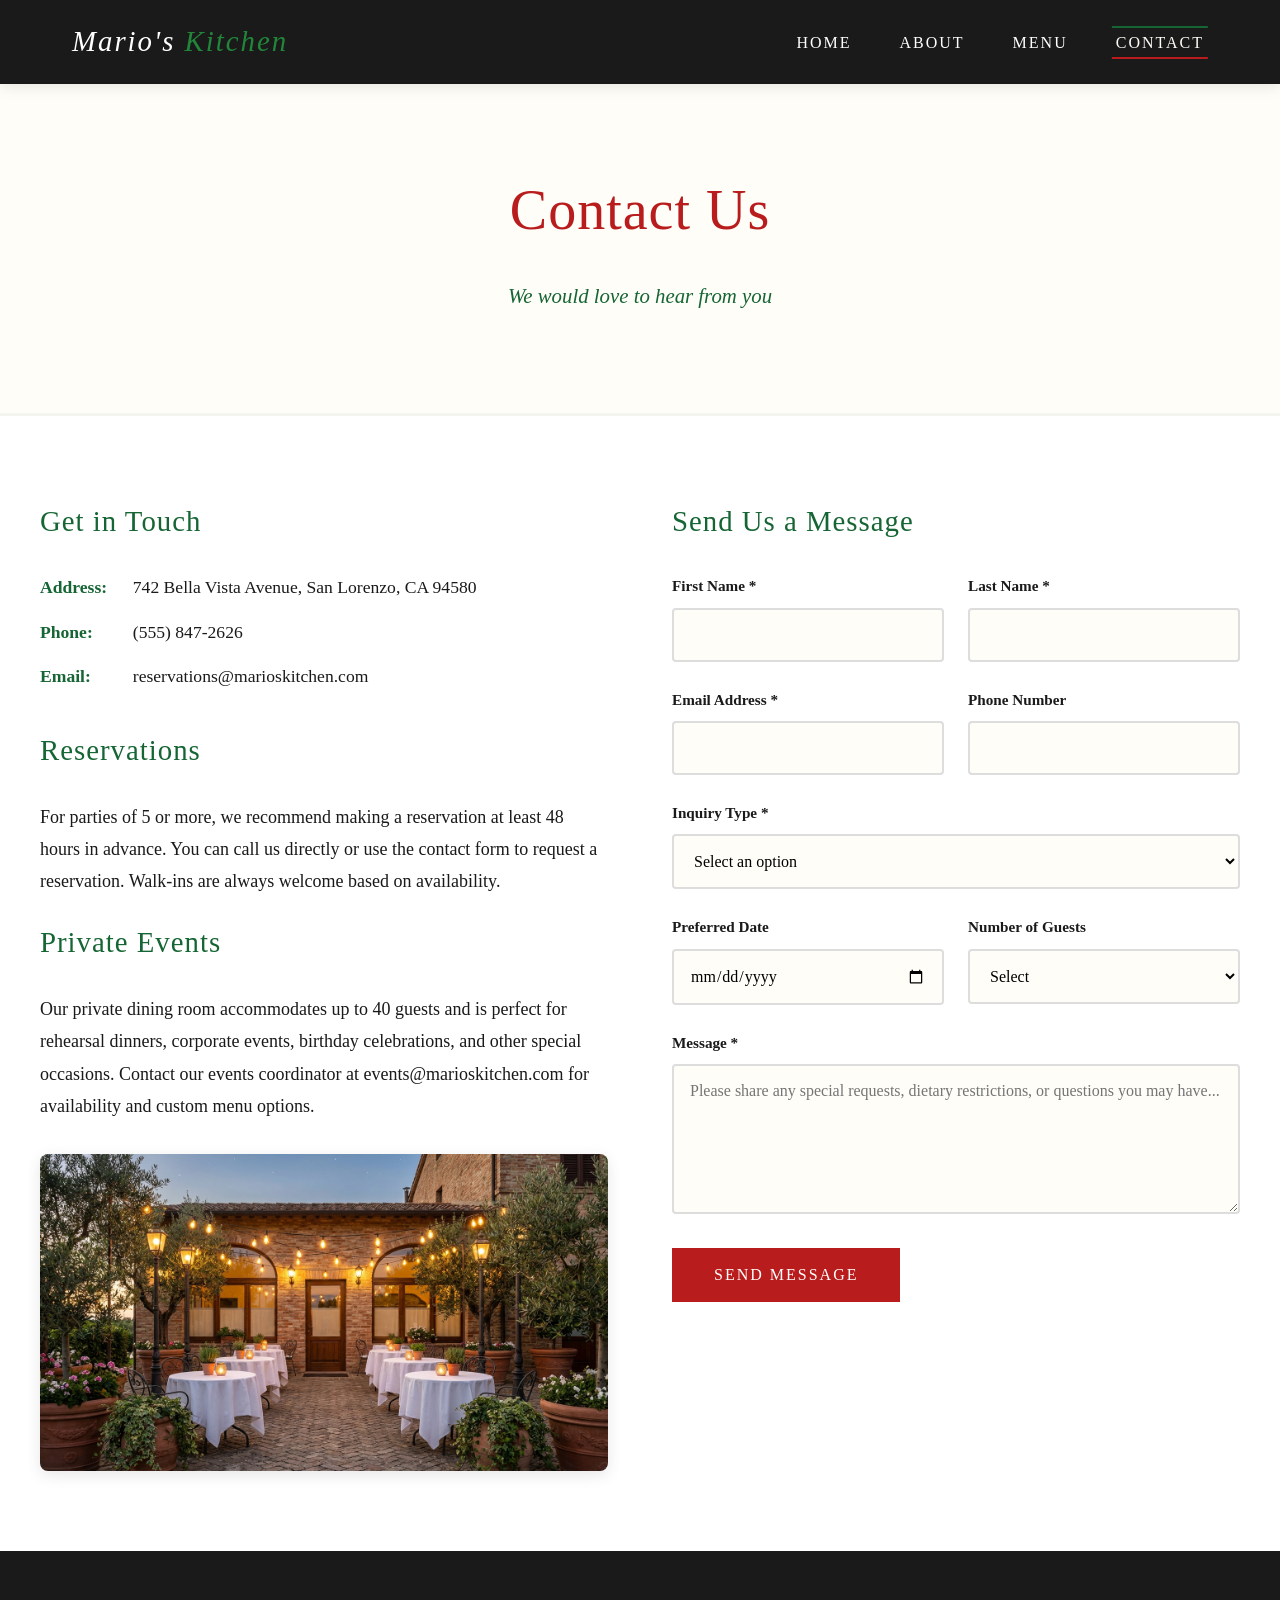
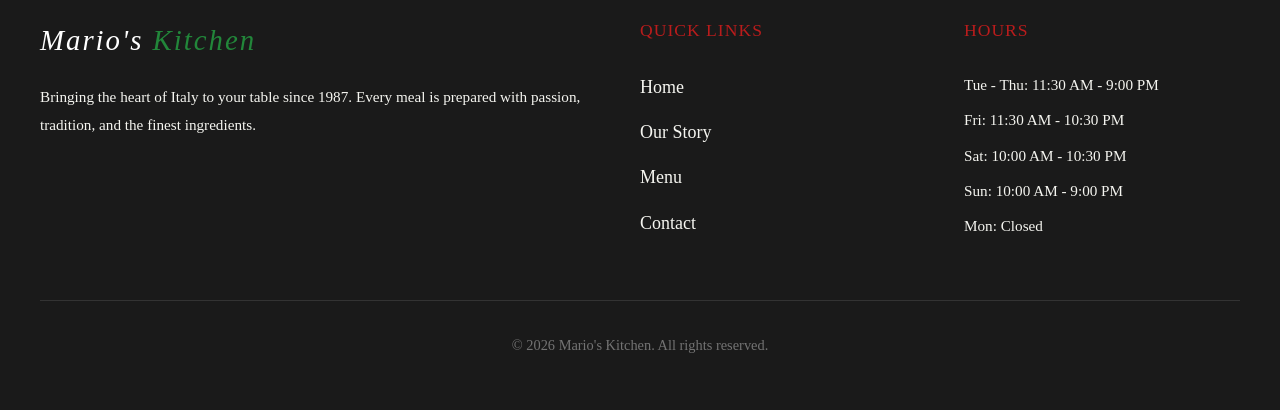
<file: WeekThreeExerciseGeneratingImages-main/contact.html>
<!DOCTYPE html>
<html lang="en">
<head>
    <meta charset="UTF-8">
    <meta name="viewport" content="width=device-width, initial-scale=1.0">
    <title>Contact Us | Mario's Kitchen</title>
    <link rel="stylesheet" href="styles.css">
</head>
<body>
    <header>
        <nav>
            <a href="index.html" class="logo">Mario's <span>Kitchen</span></a>
            <ul class="nav-links">
                <li><a href="index.html">Home</a></li>
                <li><a href="about.html">About</a></li>
                <li><a href="menu.html">Menu</a></li>
                <li><a href="contact.html" class="active">Contact</a></li>
            </ul>
            <button class="mobile-menu-btn" aria-label="Toggle menu">
                <span></span>
                <span></span>
                <span></span>
            </button>
        </nav>
    </header>

    <main>
        <section class="page-header">
            <h1>Contact Us</h1>
            <p>We would love to hear from you</p>
        </section>

        <section class="contact-section">
            <div class="container">
                <div class="contact-grid">
                    <div class="contact-info">
                        <h3>Get in Touch</h3>
                        <div class="contact-details">
                            <p><strong>Address:</strong> 742 Bella Vista Avenue, San Lorenzo, CA 94580</p>
                            <p><strong>Phone:</strong> (555) 847-2626</p>
                            <p><strong>Email:</strong> reservations@marioskitchen.com</p>
                        </div>

                        <h3>Reservations</h3>
                        <p>For parties of 5 or more, we recommend making a reservation at least 48 hours in advance. You can call us directly or use the contact form to request a reservation. Walk-ins are always welcome based on availability.</p>

                        <h3>Private Events</h3>
                        <p>Our private dining room accommodates up to 40 guests and is perfect for rehearsal dinners, corporate events, birthday celebrations, and other special occasions. Contact our events coordinator at events@marioskitchen.com for availability and custom menu options.</p>

                        <div class="restaurant-image">
                            <img src="images/contact-section.png" alt="Mario's Kitchen restaurant interior">
                        </div>
                    </div>

                    <div class="contact-form">
                        <h3>Send Us a Message</h3>
                        <form id="contactForm" action="#" method="POST">
                            <div class="form-row">
                                <div class="form-group">
                                    <label for="firstName">First Name *</label>
                                    <input type="text" id="firstName" name="firstName" required>
                                </div>
                                <div class="form-group">
                                    <label for="lastName">Last Name *</label>
                                    <input type="text" id="lastName" name="lastName" required>
                                </div>
                            </div>

                            <div class="form-row">
                                <div class="form-group">
                                    <label for="email">Email Address *</label>
                                    <input type="email" id="email" name="email" required>
                                </div>
                                <div class="form-group">
                                    <label for="phone">Phone Number</label>
                                    <input type="tel" id="phone" name="phone">
                                </div>
                            </div>

                            <div class="form-group">
                                <label for="subject">Inquiry Type *</label>
                                <select id="subject" name="subject" required>
                                    <option value="">Select an option</option>
                                    <option value="reservation">Reservation Request</option>
                                    <option value="private-event">Private Event Inquiry</option>
                                    <option value="catering">Catering Services</option>
                                    <option value="feedback">Feedback</option>
                                    <option value="general">General Question</option>
                                </select>
                            </div>

                            <div class="form-row">
                                <div class="form-group">
                                    <label for="date">Preferred Date</label>
                                    <input type="date" id="date" name="date">
                                </div>
                                <div class="form-group">
                                    <label for="guests">Number of Guests</label>
                                    <select id="guests" name="guests">
                                        <option value="">Select</option>
                                        <option value="1-2">1-2 guests</option>
                                        <option value="3-4">3-4 guests</option>
                                        <option value="5-6">5-6 guests</option>
                                        <option value="7-10">7-10 guests</option>
                                        <option value="11-20">11-20 guests</option>
                                        <option value="20+">20+ guests</option>
                                    </select>
                                </div>
                            </div>

                            <div class="form-group">
                                <label for="message">Message *</label>
                                <textarea id="message" name="message" rows="5" required placeholder="Please share any special requests, dietary restrictions, or questions you may have..."></textarea>
                            </div>

                            <button type="submit" class="btn">Send Message</button>
                        </form>

                        <div id="formSuccess" style="display: none; margin-top: 2rem; padding: 1.5rem; background-color: #d4edda; border: 1px solid #c3e6cb; border-radius: 4px; color: #155724;">
                            <strong>Thank you for your message!</strong><br>
                            We have received your inquiry and will respond within 24 hours. For immediate assistance, please call us at (555) 847-2626.
                        </div>
                    </div>
                </div>
            </div>
        </section>
    </main>

    <footer>
        <div class="footer-content">
            <div class="footer-brand">
                <span class="logo">Mario's <span>Kitchen</span></span>
                <p>Bringing the heart of Italy to your table since 1987. Every meal is prepared with passion, tradition, and the finest ingredients.</p>
            </div>
            <div class="footer-links">
                <h4>Quick Links</h4>
                <ul>
                    <li><a href="index.html">Home</a></li>
                    <li><a href="about.html">Our Story</a></li>
                    <li><a href="menu.html">Menu</a></li>
                    <li><a href="contact.html">Contact</a></li>
                </ul>
            </div>
            <div class="footer-hours">
                <h4>Hours</h4>
                <p>Tue - Thu: 11:30 AM - 9:00 PM</p>
                <p>Fri: 11:30 AM - 10:30 PM</p>
                <p>Sat: 10:00 AM - 10:30 PM</p>
                <p>Sun: 10:00 AM - 9:00 PM</p>
                <p>Mon: Closed</p>
            </div>
        </div>
        <div class="footer-bottom">
            <p>&copy; 2026 Mario's Kitchen. All rights reserved.</p>
        </div>
    </footer>

    <script>
        document.querySelector('.mobile-menu-btn').addEventListener('click', function() {
            document.querySelector('.nav-links').classList.toggle('active');
        });

        document.getElementById('contactForm').addEventListener('submit', function(e) {
            e.preventDefault();

            // Get form data
            const formData = new FormData(this);
            const data = Object.fromEntries(formData);

            // Log the submission (in production, this would send to a server)
            console.log('Form submitted:', data);

            // Hide form and show success message
            this.style.display = 'none';
            document.getElementById('formSuccess').style.display = 'block';

            // Scroll to success message
            document.getElementById('formSuccess').scrollIntoView({ behavior: 'smooth' });
        });
    </script>
</body>
</html>
</file>
<file: WeekThreeExerciseGeneratingImages-main/styles.css>
/* Mario's Kitchen - Classical Italian Restaurant Styles */

/* CSS Reset and Base Styles */
*, *::before, *::after {
    box-sizing: border-box;
    margin: 0;
    padding: 0;
}

:root {
    --red: #B91C1C;
    --red-dark: #991B1B;
    --green: #166534;
    --green-light: #22863a;
    --black: #1a1a1a;
    --white: #FFFFFF;
    --cream: #FFFDF7;
    --cream-dark: #F5F5F0;
    --gray: #525252;
    --gray-light: #737373;
    --shadow: rgba(0, 0, 0, 0.1);
}

html {
    scroll-behavior: smooth;
}

body {
    font-family: 'Georgia', 'Times New Roman', serif;
    background-color: var(--cream);
    color: var(--black);
    line-height: 1.8;
    font-size: 18px;
}

/* Typography */
h1, h2, h3, h4 {
    font-family: 'Palatino Linotype', 'Book Antiqua', Palatino, serif;
    color: var(--red);
    font-weight: normal;
    letter-spacing: 1px;
}

h1 {
    font-size: 3.5rem;
    margin-bottom: 1rem;
}

h2 {
    font-size: 2.5rem;
    margin-bottom: 1.5rem;
    text-align: center;
    position: relative;
    padding-bottom: 1rem;
}

h2::after {
    content: '';
    position: absolute;
    bottom: 0;
    left: 50%;
    transform: translateX(-50%);
    width: 100px;
    height: 3px;
    background: linear-gradient(90deg, transparent, var(--green), transparent);
}

h3 {
    font-size: 1.8rem;
    margin-bottom: 1rem;
    color: var(--green);
}

p {
    margin-bottom: 1.2rem;
}

a {
    color: var(--red);
    text-decoration: none;
    transition: color 0.3s ease;
}

a:hover {
    color: var(--green);
}

/* Navigation */
header {
    background: var(--black);
    padding: 0;
    position: fixed;
    width: 100%;
    top: 0;
    z-index: 1000;
    box-shadow: 0 2px 15px var(--shadow);
}

nav {
    max-width: 1200px;
    margin: 0 auto;
    display: flex;
    justify-content: space-between;
    align-items: center;
    padding: 1rem 2rem;
}

.logo {
    font-family: 'Palatino Linotype', 'Book Antiqua', Palatino, serif;
    font-size: 1.8rem;
    color: var(--white);
    font-style: italic;
    letter-spacing: 2px;
    transition: color 0.3s ease;
}

.logo span {
    color: var(--green-light);
    transition: color 0.3s ease;
}

.logo:hover,
.logo:hover span {
    color: var(--red);
}

.nav-links {
    display: flex;
    list-style: none;
    gap: 2.5rem;
}

.nav-links a {
    color: var(--white);
    font-size: 1rem;
    text-transform: uppercase;
    letter-spacing: 2px;
    padding: 0.5rem 0.25rem;
    position: relative;
    transition: color 0.3s ease, transform 0.3s ease, letter-spacing 0.3s ease;
}

.nav-links a::before {
    content: '';
    position: absolute;
    top: 0;
    left: 50%;
    transform: translateX(-50%);
    width: 0;
    height: 2px;
    background-color: var(--green);
    transition: width 0.3s ease;
}

.nav-links a::after {
    content: '';
    position: absolute;
    bottom: 0;
    left: 50%;
    transform: translateX(-50%);
    width: 0;
    height: 2px;
    background-color: var(--red);
    transition: width 0.3s ease;
}

.nav-links a:hover::before,
.nav-links a.active::before {
    width: 100%;
}

.nav-links a:hover::after,
.nav-links a.active::after {
    width: 100%;
}

.nav-links a:hover {
    color: var(--cream);
    transform: translateY(-2px);
    letter-spacing: 3px;
}

.nav-links a.active {
    color: var(--cream);
}

/* Mobile Navigation */
.mobile-menu-btn {
    display: none;
    background: none;
    border: none;
    cursor: pointer;
    padding: 0.5rem;
}

.mobile-menu-btn span {
    display: block;
    width: 25px;
    height: 3px;
    background-color: var(--white);
    margin: 5px 0;
    transition: 0.3s;
}

/* Hero Section */
.hero {
    height: 100vh;
    min-height: 600px;
    background: linear-gradient(rgba(0, 0, 0, 0.55), rgba(0, 0, 0, 0.55)), url('images/hero-banner.png') center/cover no-repeat;
    display: flex;
    align-items: center;
    justify-content: center;
    text-align: center;
    color: #fff;
    padding: 0 2rem;
    margin-top: 0;
}

.hero-content {
    max-width: 800px;
}

.hero h1 {
    color: #fff;
    font-size: 4.5rem;
    margin-bottom: 1.5rem;
}

.hero .tagline {
    font-size: 1.5rem;
    font-style: italic;
    color: var(--cream);
    margin-bottom: 2rem;
}

.hero p {
    font-size: 1.2rem;
    margin-bottom: 2.5rem;
    color: rgba(255, 255, 255, 0.9);
}

/* Page Header (for non-home pages) */
.page-header {
    background: var(--cream);
    padding: 10rem 2rem 5rem;
    text-align: center;
    color: var(--black);
    border-bottom: 3px solid var(--cream-dark);
}

.page-header h1 {
    color: var(--red);
    font-size: 3.5rem;
    margin-bottom: 1rem;
}

.page-header p {
    font-size: 1.3rem;
    font-style: italic;
    color: var(--green);
}

/* Buttons */
.btn {
    display: inline-block;
    padding: 1rem 2.5rem;
    font-family: 'Georgia', serif;
    font-size: 1rem;
    text-transform: uppercase;
    letter-spacing: 2px;
    border: 2px solid var(--red);
    background-color: var(--red);
    color: var(--white);
    cursor: pointer;
    transition: all 0.3s ease;
}

.btn:hover {
    background-color: var(--red-dark);
    border-color: var(--red-dark);
    color: var(--white);
}

.btn-outline {
    background-color: transparent;
    color: var(--white);
    border-color: var(--white);
}

.btn-outline:hover {
    background-color: var(--white);
    color: var(--black);
}

/* Sections */
section {
    padding: 5rem 2rem;
}

.container {
    max-width: 1200px;
    margin: 0 auto;
}

/* Overview Section */
.overview {
    background-color: var(--white);
    text-align: center;
}

.overview-content {
    max-width: 800px;
    margin: 0 auto;
}

.overview p {
    font-size: 1.2rem;
    color: var(--gray);
}

.decorative-divider {
    display: flex;
    align-items: center;
    justify-content: center;
    margin: 3rem 0;
}

.decorative-divider::before,
.decorative-divider::after {
    content: '';
    flex: 1;
    max-width: 200px;
    height: 1px;
    background: linear-gradient(90deg, transparent, var(--green));
}

.decorative-divider::after {
    background: linear-gradient(90deg, var(--green), transparent);
}

.decorative-divider span {
    padding: 0 1.5rem;
    color: var(--green);
    font-size: 1.5rem;
}

/* Features Grid */
.features {
    display: grid;
    grid-template-columns: repeat(3, 1fr);
    gap: 3rem;
    margin-top: 3rem;
}

.feature {
    text-align: center;
    padding: 2.5rem 2rem;
    background: var(--cream);
    border-radius: 8px;
    border: 2px solid var(--cream-dark);
}

.feature h3 {
    margin-bottom: 1rem;
    font-size: 1.4rem;
    color: var(--red);
}

.feature p {
    color: var(--gray);
    font-size: 1rem;
}

/* Location & Hours Section */
.location-hours {
    background: var(--cream);
    color: var(--black);
}

.location-hours h2 {
    color: var(--red);
}

.location-hours h2::after {
    background: linear-gradient(90deg, transparent, var(--green), transparent);
}

.location-grid {
    display: grid;
    grid-template-columns: 1fr 1fr;
    gap: 4rem;
    margin-top: 3rem;
}

.location-info, .hours-info {
    background: var(--white);
    padding: 2.5rem;
    border-radius: 8px;
    color: var(--black);
    border: 1px solid var(--cream-dark);
    box-shadow: 0 4px 15px var(--shadow);
}

.location-info h3, .hours-info h3 {
    color: var(--green);
    margin-bottom: 1.5rem;
    font-size: 1.6rem;
}

.location-info p {
    font-size: 1.1rem;
    line-height: 2;
    color: var(--black);
}

.hours-table {
    width: 100%;
}

.hours-table tr {
    border-bottom: 1px solid var(--cream-dark);
}

.hours-table td {
    padding: 0.8rem 0;
    font-size: 1.1rem;
    color: var(--black);
}

.hours-table td:last-child {
    text-align: right;
    color: var(--green);
    font-weight: bold;
}

/* Customer Reviews Section */
.customer-reviews {
    background-color: var(--cream-dark);
}

/* Review Card */
.review-card {
    background: var(--white);
    border-radius: 8px;
    box-shadow: 0 4px 20px var(--shadow);
    padding: 2.5rem 3rem;
    text-align: center;
    flex: 0 0 calc(100% - 3rem);
    margin: 0 1.5rem;
}

.review-stars {
    font-size: 1.8rem;
    color: #C8922A;
    letter-spacing: 3px;
    margin-bottom: 1.2rem;
}

.review-text {
    font-family: 'Georgia', serif;
    font-size: 1.15rem;
    font-style: italic;
    color: var(--gray);
    line-height: 1.9;
    margin: 0 0 1.5rem;
}

.reviewer-name {
    font-family: 'Palatino Linotype', 'Book Antiqua', Palatino, serif;
    font-size: 1rem;
    color: var(--green);
    letter-spacing: 1px;
    margin-bottom: 0;
}

/* Reviews Carousel */
.reviews-carousel {
    max-width: 800px;
    margin: 3rem auto 0;
}

.carousel-stage {
    position: relative;
    padding: 0 4rem;
    overflow: hidden;
}

.carousel-track {
    display: flex;
    transition: transform 0.4s ease;
}

.carousel-btn {
    position: absolute;
    top: 50%;
    transform: translateY(-50%);
    background: var(--white);
    border: 2px solid var(--red);
    color: var(--red);
    font-size: 2rem;
    width: 3rem;
    height: 3rem;
    border-radius: 50%;
    cursor: pointer;
    display: flex;
    align-items: center;
    justify-content: center;
    transition: background-color 0.3s ease, color 0.3s ease;
    padding: 0;
    line-height: 1;
}

.carousel-btn:hover {
    background-color: var(--red);
    color: var(--white);
}

.carousel-btn--prev { left: 0; }
.carousel-btn--next { right: 0; }

.carousel-dots {
    display: flex;
    justify-content: center;
    gap: 0.6rem;
    margin-top: 1.5rem;
}

.dot {
    appearance: none;
    -webkit-appearance: none;
    width: 10px;
    height: 10px;
    border-radius: 50%;
    background: var(--cream-dark);
    border: 2px solid var(--gray-light);
    cursor: pointer;
    transition: background-color 0.3s ease, border-color 0.3s ease;
    padding: 0;
}

.dot--active {
    background-color: var(--red);
    border-color: var(--red);
}

/* Review Submission Form */
.review-form-wrapper {
    max-width: 600px;
    margin: 3rem auto 0;
    background: var(--white);
    border-radius: 8px;
    padding: 2.5rem 3rem;
    box-shadow: 0 4px 20px var(--shadow);
}

.review-form-wrapper h3 {
    text-align: center;
    margin-bottom: 2rem;
}

.review-form-wrapper .btn {
    display: block;
    width: 100%;
    text-align: center;
    margin-top: 0.5rem;
}

.review-success {
    margin-top: 1.5rem;
    padding: 1rem 1.5rem;
    background-color: #d4edda;
    border: 1px solid #c3e6cb;
    border-radius: 4px;
    color: #155724;
    font-size: 1rem;
    text-align: center;
}

.form-error {
    color: var(--red);
    font-size: 0.85rem;
    margin-top: 0.3rem;
    margin-bottom: 0;
}

/* Fieldset reset so .star-rating-group looks like a normal .form-group */
.star-rating-group {
    border: none;
    padding: 0;
    margin: 0;
}

.star-rating-group legend {
    font-family: 'Georgia', serif;
    font-size: 0.95rem;
    font-weight: bold;
    color: var(--black);
    margin-bottom: 0.5rem;
    padding: 0;
}

/* Star Rating Widget */
.star-rating {
    display: flex;
    flex-direction: row-reverse;
    justify-content: flex-end;
    gap: 0.3rem;
    margin-top: 0.4rem;
}

/* Visually hidden but still reachable by keyboard and screen readers */
.star-rating input[type="radio"] {
    position: absolute;
    opacity: 0;
    width: 0;
    height: 0;
    pointer-events: none;
}

.star-rating label {
    font-size: 2.8rem;
    color: #D1D5DB;
    cursor: pointer;
    transition: color 0.15s ease;
    line-height: 1;
    padding: 0.1rem 0.15rem;
}

/* Highlight the checked star and every lower-value star after it in the
   reversed DOM (which are the visually left-hand stars) */
.star-rating input[type="radio"]:checked ~ label {
    color: #C8922A;
}

/* About Page Styles */
.story-section {
    background-color: var(--white);
}

.story-content {
    display: grid;
    grid-template-columns: 1fr 1fr;
    gap: 4rem;
    align-items: center;
}

.story-text p {
    font-size: 1.1rem;
    color: var(--gray);
    text-align: justify;
}

.story-text p:first-of-type::first-letter {
    font-size: 4rem;
    float: left;
    line-height: 1;
    padding-right: 0.5rem;
    color: var(--red);
    font-family: 'Palatino Linotype', serif;
}

.story-image {
    height: 400px;
    border-radius: 8px;
    overflow: hidden;
    box-shadow: 0 4px 20px var(--shadow);
}

.story-image img {
    width: 100%;
    height: 100%;
    object-fit: cover;
}

/* Values Section */
.values-section {
    background-color: var(--cream);
}

.values-grid {
    display: grid;
    grid-template-columns: repeat(3, 1fr);
    gap: 2.5rem;
    margin-top: 3rem;
}

.value-card {
    background: var(--white);
    padding: 2.5rem;
    text-align: center;
    border-radius: 8px;
    box-shadow: 0 5px 20px var(--shadow);
    transition: transform 0.3s ease;
}

.value-card:hover {
    transform: translateY(-10px);
}

.value-card h3 {
    color: var(--red);
    margin-bottom: 1rem;
}

.value-card p {
    color: var(--gray);
}

/* Menu Page Styles */
.menu-section {
    background-color: var(--white);
}

.menu-intro {
    text-align: center;
    max-width: 700px;
    margin: 0 auto 3rem;
    font-size: 1.1rem;
    color: var(--gray);
    font-style: italic;
}

.menu-category {
    margin-bottom: 4rem;
}

.menu-category h3 {
    text-align: center;
    color: var(--red);
    font-size: 2rem;
    margin-bottom: 2rem;
    text-transform: uppercase;
    letter-spacing: 3px;
}

.menu-items {
    max-width: 800px;
    margin: 0 auto;
}

.menu-item {
    display: flex;
    justify-content: space-between;
    align-items: baseline;
    padding: 1.2rem 0;
    border-bottom: 1px dotted #ccc;
}

.menu-item-details {
    flex: 1;
    padding-right: 1rem;
}

.menu-item-name {
    font-size: 1.2rem;
    color: var(--black);
    font-weight: bold;
    margin-bottom: 0.3rem;
}

.menu-item-description {
    font-size: 0.95rem;
    color: var(--gray-light);
    font-style: italic;
}

.menu-item-price {
    font-size: 1.2rem;
    color: var(--green);
    font-weight: bold;
    white-space: nowrap;
}

.menu-divider {
    text-align: center;
    padding: 3rem 0;
}

.menu-divider span {
    color: var(--red);
    font-size: 2rem;
}

/* Dinner Menu Special Styling */
.dinner-section {
    background-color: var(--cream);
}

/* Contact Page Styles */
.contact-section {
    background-color: var(--white);
}

.contact-grid {
    display: grid;
    grid-template-columns: 1fr 1fr;
    gap: 4rem;
}

.contact-info h3 {
    margin-bottom: 1.5rem;
}

.contact-details {
    margin-bottom: 2rem;
}

.contact-details p {
    font-size: 1.1rem;
    margin-bottom: 0.8rem;
    display: flex;
    align-items: center;
    gap: 0.8rem;
}

.contact-details strong {
    color: var(--green);
    min-width: 80px;
}

/* Contact Form */
.contact-form h3 {
    margin-bottom: 1.5rem;
}

.form-group {
    margin-bottom: 1.5rem;
}

.form-group label {
    display: block;
    margin-bottom: 0.5rem;
    color: var(--black);
    font-weight: bold;
    font-size: 0.95rem;
}

.form-group input,
.form-group textarea,
.form-group select {
    width: 100%;
    padding: 1rem;
    font-family: 'Georgia', serif;
    font-size: 1rem;
    border: 2px solid #ddd;
    border-radius: 4px;
    background-color: var(--cream);
    transition: border-color 0.3s ease;
}

.form-group input:focus,
.form-group textarea:focus,
.form-group select:focus {
    outline: none;
    border-color: var(--green);
}

.form-group textarea {
    min-height: 150px;
    resize: vertical;
}

.form-row {
    display: grid;
    grid-template-columns: 1fr 1fr;
    gap: 1.5rem;
}

/* Map Placeholder */
.map-placeholder {
    background: var(--cream-dark);
    height: 250px;
    border-radius: 8px;
    display: flex;
    align-items: center;
    justify-content: center;
    color: var(--gray);
    font-style: italic;
    margin-top: 2rem;
    border: 1px solid #ddd;
}

/* Restaurant Image */
.restaurant-image {
    margin-top: 2rem;
    border-radius: 8px;
    overflow: hidden;
    box-shadow: 0 4px 15px var(--shadow);
}

.restaurant-image img {
    width: 100%;
    height: auto;
    display: block;
}

/* Menu Hero Image */
.menu-hero {
    background: var(--white);
    padding: 2rem 2rem 0;
}

.menu-hero-image {
    border-radius: 8px;
    overflow: hidden;
    box-shadow: 0 4px 20px var(--shadow);
    max-width: 1000px;
    margin: 0 auto;
}

.menu-hero-image img {
    width: 100%;
    height: auto;
    display: block;
}

/* Footer */
footer {
    background: var(--black);
    color: var(--white);
    padding: 4rem 2rem 2rem;
}

.footer-content {
    max-width: 1200px;
    margin: 0 auto;
    display: grid;
    grid-template-columns: 2fr 1fr 1fr;
    gap: 3rem;
}

.footer-brand .logo {
    margin-bottom: 1rem;
    display: block;
}

.footer-brand p {
    color: var(--cream-dark);
    font-size: 0.95rem;
}

.footer-links h4,
.footer-hours h4 {
    color: var(--red);
    margin-bottom: 1.5rem;
    font-size: 1.1rem;
    text-transform: uppercase;
    letter-spacing: 1px;
}

.footer-links ul {
    list-style: none;
}

.footer-links li {
    margin-bottom: 0.8rem;
}

.footer-links a {
    color: var(--cream-dark);
    transition: color 0.3s ease, padding-left 0.3s ease;
    position: relative;
    display: inline-block;
}

.footer-links a::before {
    content: '';
    position: absolute;
    left: -15px;
    top: 50%;
    transform: translateY(-50%);
    width: 0;
    height: 2px;
    background-color: var(--red);
    transition: width 0.3s ease;
}

.footer-links a:hover {
    color: var(--white);
    padding-left: 20px;
}

.footer-links a:hover::before {
    width: 12px;
}

.footer-hours p {
    color: var(--cream-dark);
    font-size: 0.95rem;
    margin-bottom: 0.5rem;
}

.footer-bottom {
    max-width: 1200px;
    margin: 3rem auto 0;
    padding-top: 2rem;
    border-top: 1px solid #333;
    text-align: center;
    color: var(--gray-light);
    font-size: 0.9rem;
}

/* Responsive Design */
@media (max-width: 992px) {
    h1 {
        font-size: 2.8rem;
    }

    h2 {
        font-size: 2rem;
    }

    .hero h1 {
        font-size: 3.5rem;
    }

    .features {
        grid-template-columns: 1fr;
        gap: 2rem;
    }

    .location-grid {
        grid-template-columns: 1fr;
        gap: 2rem;
    }

    .story-content {
        grid-template-columns: 1fr;
        gap: 2rem;
    }

    .values-grid {
        grid-template-columns: 1fr;
    }

    .contact-grid {
        grid-template-columns: 1fr;
    }

    .footer-content {
        grid-template-columns: 1fr;
        text-align: center;
    }
}

@media (max-width: 768px) {
    .nav-links {
        display: none;
        position: absolute;
        top: 100%;
        left: 0;
        right: 0;
        background: var(--black);
        flex-direction: column;
        padding: 2rem;
        gap: 1.5rem;
        text-align: center;
    }

    .nav-links.active {
        display: flex;
    }

    .mobile-menu-btn {
        display: block;
    }

    .hero h1 {
        font-size: 2.5rem;
    }

    .hero .tagline {
        font-size: 1.2rem;
    }

    .page-header h1 {
        font-size: 2.5rem;
    }

    section {
        padding: 3rem 1.5rem;
    }

    .form-row {
        grid-template-columns: 1fr;
    }

    .menu-item {
        flex-direction: column;
        align-items: flex-start;
    }

    .menu-item-price {
        margin-top: 0.5rem;
    }
}

@media (max-width: 480px) {
    body {
        font-size: 16px;
    }

    .hero h1 {
        font-size: 2rem;
    }

    h2 {
        font-size: 1.6rem;
    }

    .btn {
        padding: 0.8rem 1.5rem;
        font-size: 0.9rem;
    }

    /* Carousel — tighter arrow padding and smaller buttons on phones */
    .carousel-stage {
        padding: 0 2rem;
    }

    .carousel-btn {
        width: 2rem;
        height: 2rem;
        font-size: 1.3rem;
    }

    .review-card {
        flex: 0 0 calc(100% - 1rem);
        margin: 0 0.5rem;
        padding: 1.5rem 1rem;
    }

    /* Slightly larger dot touch target on phones */
    .dot {
        width: 12px;
        height: 12px;
    }

    /* Review form — tighter padding and slightly smaller stars */
    .review-form-wrapper {
        padding: 1.5rem 1rem;
    }

    .star-rating label {
        font-size: 2.2rem;
    }
}

/* Food Gallery */
.food-gallery {
    background: var(--white);
    padding: 5rem 2rem;
}

.gallery-grid {
    display: grid;
    grid-template-columns: repeat(3, 1fr);
    gap: 1.5rem;
    margin-top: 3rem;
}

.gallery-item {
    position: relative;
    border-radius: 8px;
    overflow: hidden;
    aspect-ratio: 4/3;
    box-shadow: 0 4px 15px var(--shadow);
}

.gallery-item img {
    width: 100%;
    height: 100%;
    object-fit: cover;
    transition: transform 0.3s ease;
}

.gallery-item:hover img {
    transform: scale(1.05);
}

.gallery-item .caption {
    position: absolute;
    bottom: 0;
    left: 0;
    right: 0;
    background: linear-gradient(transparent, rgba(0,0,0,0.7));
    color: var(--white);
    padding: 2rem 1rem 1rem;
    font-style: italic;
}

@media (max-width: 768px) {
    .gallery-grid {
        grid-template-columns: 1fr;
    }

    .carousel-stage {
        padding: 0 2.5rem;
    }

    .review-card {
        flex: 0 0 calc(100% - 2rem);
        margin: 0 1rem;
        padding: 2rem 1.5rem;
    }

    .carousel-btn {
        width: 2.5rem;
        height: 2.5rem;
        font-size: 1.6rem;
    }

    .review-form-wrapper {
        padding: 2rem 1.5rem;
    }
}
</file>
